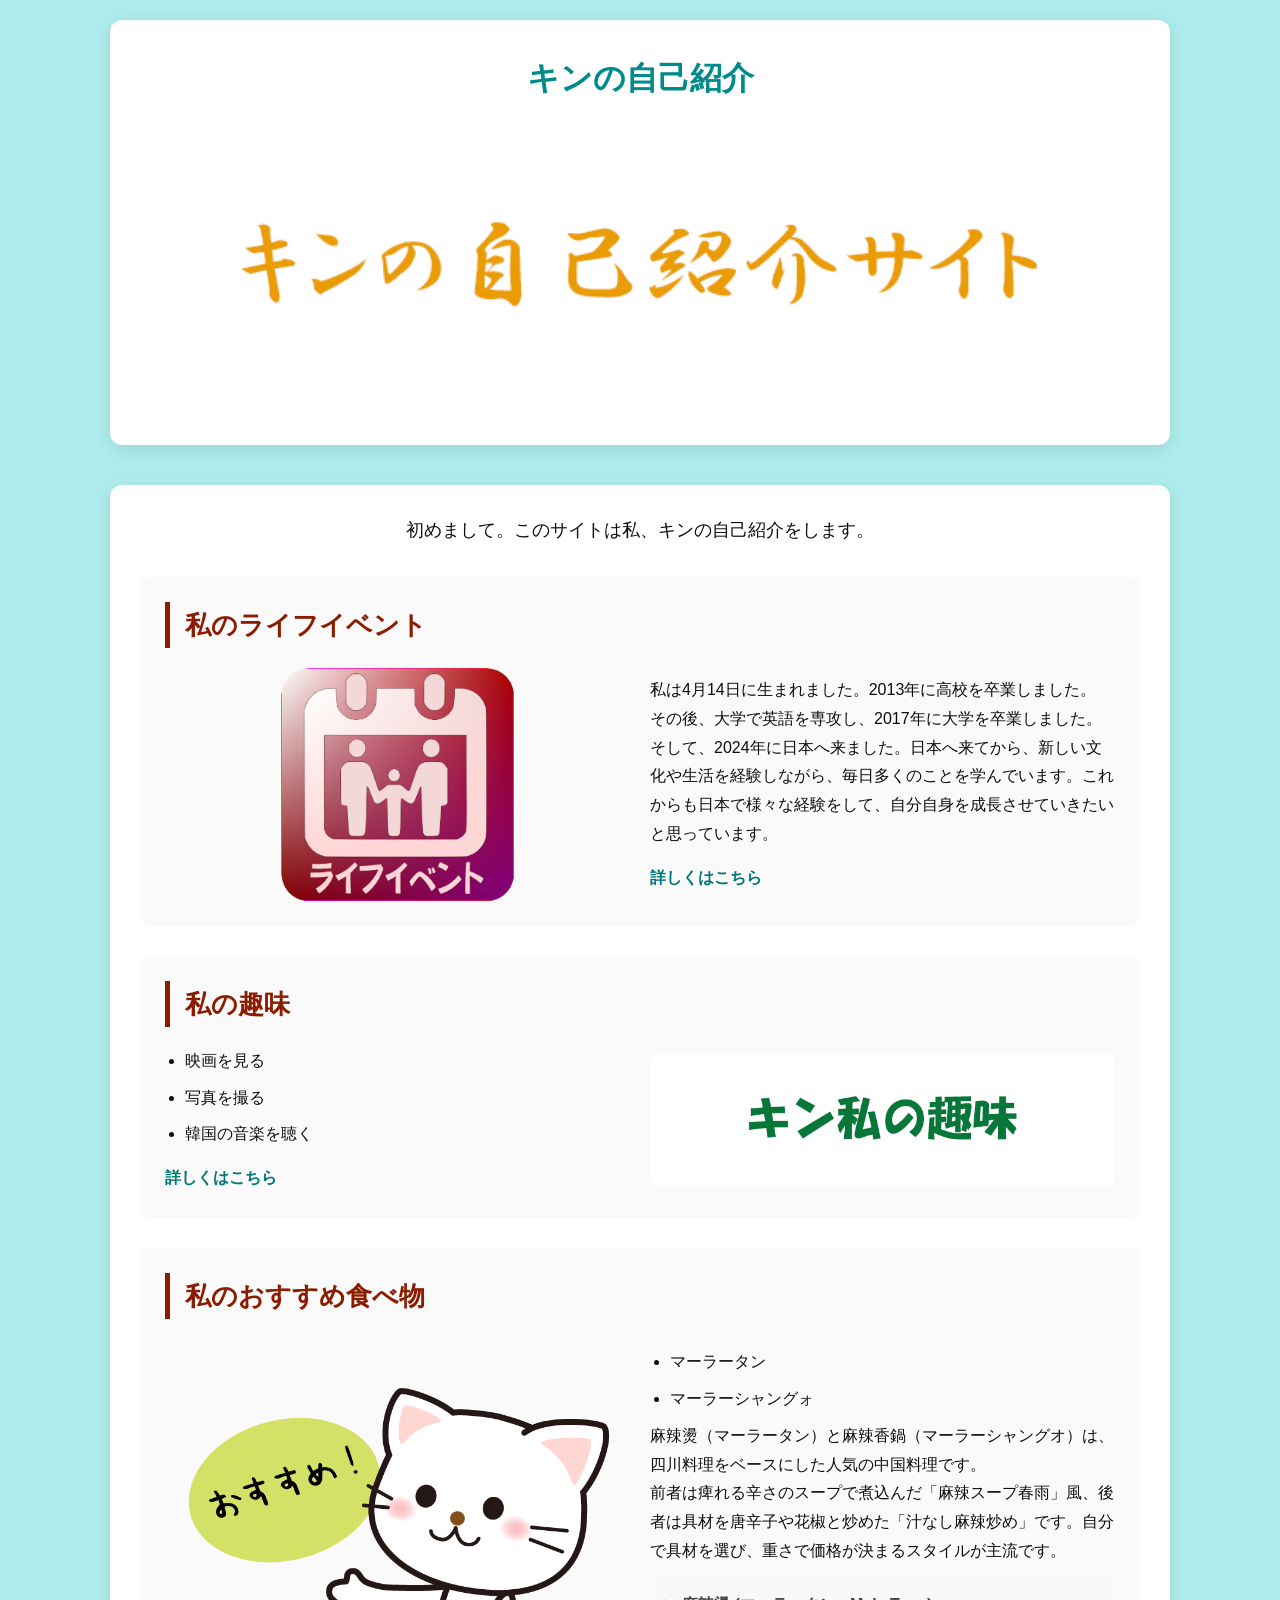
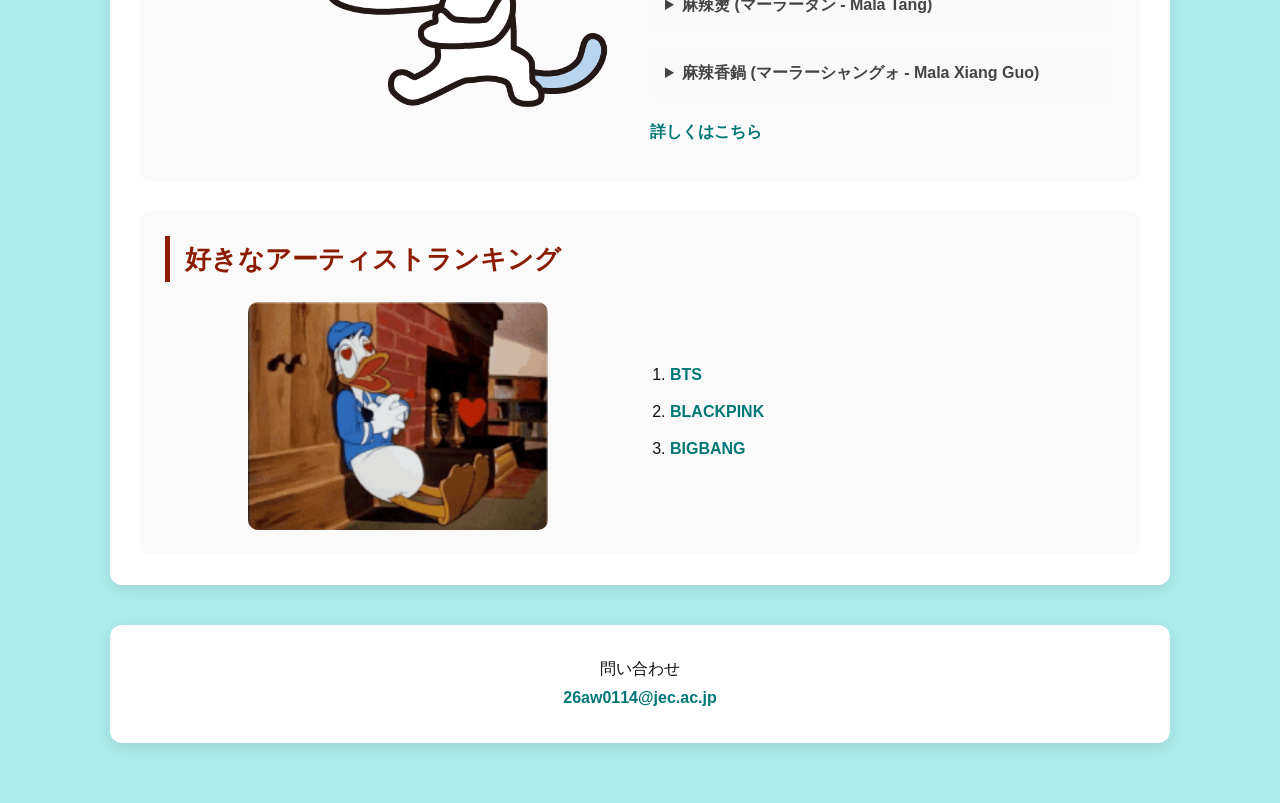
<file: index.html>
<!doctype html>
<html lang="ja">
  <head>
    <meta charset="utf-8" />
    <meta name="viewport" content="width=device-width, initial-scale=1.0" />
    <title>キンの自己紹介サイト</title>
    <link rel="stylesheet" href="css/main.css" />
    <meta
      name="description"
      content="キンの自己紹介サイト。Webデザインを専攻する専門1年。フロントエンド開発（HTML/CSS/JS）を得意とし勉強しています。"
    />
  </head>
  <body>
    <header>
      <h1>キンの自己紹介</h1>

      <img
        src="img/logo.png"
        alt="キンの自己紹介サイト"
        class="man-visual"
      />
    </header>
    <main>
      <p class="intro">初めまして。このサイトは私、キンの自己紹介をします。</p>
      <section class="life-section">
        <h2>私のライフイベント</h2>

        <img
          src="img/lifeevent.png"
          alt="ライフイベントの写真"
          class="life-image"
        />
        <div class="life-text">
          <p>
            私は4月14日に生まれました。2013年に高校を卒業しました。<br />
            その後、大学で英語を専攻し、2017年に大学を卒業しました。<br />
            そして、2024年に日本へ来ました。日本へ来てから、新しい文化や生活を経験しながら、毎日多くのことを学んでいます。これからも日本で様々な経験をして、自分自身を成長させていきたいと思っています。
          </p>
          <p class="more-link">
            <a href="lifeevent/index.html">詳しくはこちら</a>
          </p>
        </div>
      </section>
      <section class="hobby-section">
        <h2>私の趣味</h2>
        <img 
        src="img/khin's hobby.png"
        alt="趣味の写真"
        class="hobby-image">
        <div class="hobby-text">
          <ul>
            <li>映画を見る</li>
            <li>写真を撮る</li>
            <li>韓国の音楽を聴く</li>
          </ul>

          <p class="more-link">
            <a href="hobby/index.html">詳しくはこちら</a>
          </p>
        </div>
      </section>

      <section class="food-section">
        <h2>私のおすすめ食べ物</h2>
        <img
          src="img/osusume_cat.png"
          alt="おすすめの写真"
          class="food-image"
        >
        <div class="food-text">
        <ul>
          <li>マーラータン</li>
          <li>マーラーシャングォ</li>
        </ul>

        <p>
          麻辣燙（マーラータン）と麻辣香鍋（マーラーシャングオ）は、四川料理をベースにした人気の中国料理です。<br />前者は痺れる辛さのスープで煮込んだ「麻辣スープ春雨」風、後者は具材を唐辛子や花椒と炒めた「汁なし麻辣炒め」です。自分で具材を選び、重さで価格が決まるスタイルが主流です。
        </p>
        <details>
          <summary>麻辣燙 (マーラータン - Mala Tang)</summary>
          <p>
            特徴:
            スープで具材を煮込んだスタイル。唐辛子の辛さ（辣）と花椒の痺れ（麻）が効いた濃厚なスープが特徴。<br />
            スタイル:
            野菜、肉、豆腐、麺類などを自分で選び、スタッフに渡して調理してもらうシステム。<br />
            魅力:
            薬膳スープや濃厚白湯ベースなど健康的なメニューが多く、自分の好みの辛さと具材をカスタマイズできる。
          </p>
        </details>

        <details>
          <summary>麻辣香鍋 (マーラーシャングォ - Mala Xiang Guo)</summary>
          <p>
            特徴: 具材を辛味オイルと香辛料で炒めた汁なしのスタイル。<br />
            スタイル:
            マーラータンと同様に好みの食材を選び、それを強火で香ばしく炒める。<br />
            魅力:
            炒めることで香辛料の香りが立ち、スープがない分、食材の旨味が凝縮された濃厚な味わい。
          </p>
        </details>
        <p class="more-link"><a href="recommendation/index.html">詳しくはこちら</a></p>
        </div>
      </section>

      <section class="artist-section">
        <h2>好きなアーティストランキング</h2>
        <img src="img/love-heart.gif" alt="ハート型のアニメーション" class="artist-image" />
        <div class="artist-text">
        <ol>
          <li><a href="https://ja.wikipedia.org/wiki/BTS">BTS</a></li>
          <li>
            <a href="https://ja.wikipedia.org/wiki/BLACKPINK">BLACKPINK</a>
          </li>
          <li><a href="https://ja.wikipedia.org/wiki/BIGBANG">BIGBANG</a></li>
        </ol>
        </div>
      </section>
    </main>
    <footer>
      <p>
        問い合わせ <br />
        <a href="mailto:26aw0114@jec.ac.jp">26aw0114@jec.ac.jp</a>
      </p>
    </footer>
  </body>
</html>
</file>
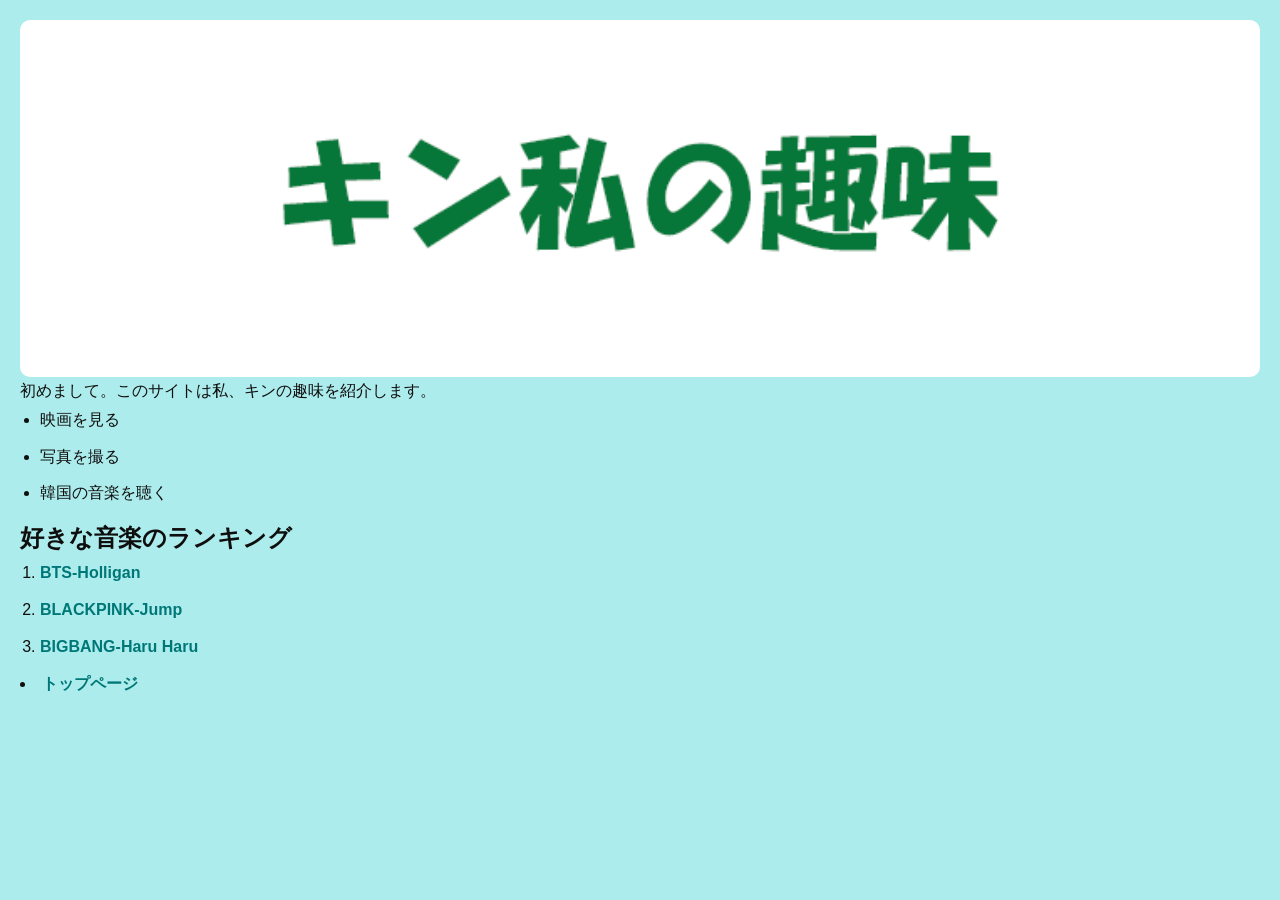
<file: hobby/index.html>
<!DOCTYPE html>
<html lang="ja">
<head>
    <meta charset="UTF-8">
    <meta name="viewport" content="width=device-width, initial-scale=1.0">
    <title>趣味のページ ❘ キンの自己紹介サイト</title>
    <link rel="stylesheet" href="../css/main.css">
</head>
<body>
    <img src="../img/khin's hobby.png">
    <p>初めまして。このサイトは私、キンの趣味を紹介します。</p>
    
    <ul>
        <li>映画を見る</li>
        <li>写真を撮る</li>
        <li>韓国の音楽を聴く</li>
        
    </ul>
     
    <h2>好きな音楽のランキング</h2>
    <ol>
        <li><a href="https://youtu.be/diBO0gMuTXo">BTS-Holligan</a></li>
        <li><a href="https://youtu.be/CgCVZdcKcqY?list=RDCgCVZdcKcqY">BLACKPINK-Jump</a></li>
        <li><a href="https://youtu.be/MzCbEdtNbJ0">BIGBANG-Haru Haru</a></li>
    </ol>
    <li><a href="../index.html">トップページ</a></li>
</body>
</html>
</file>
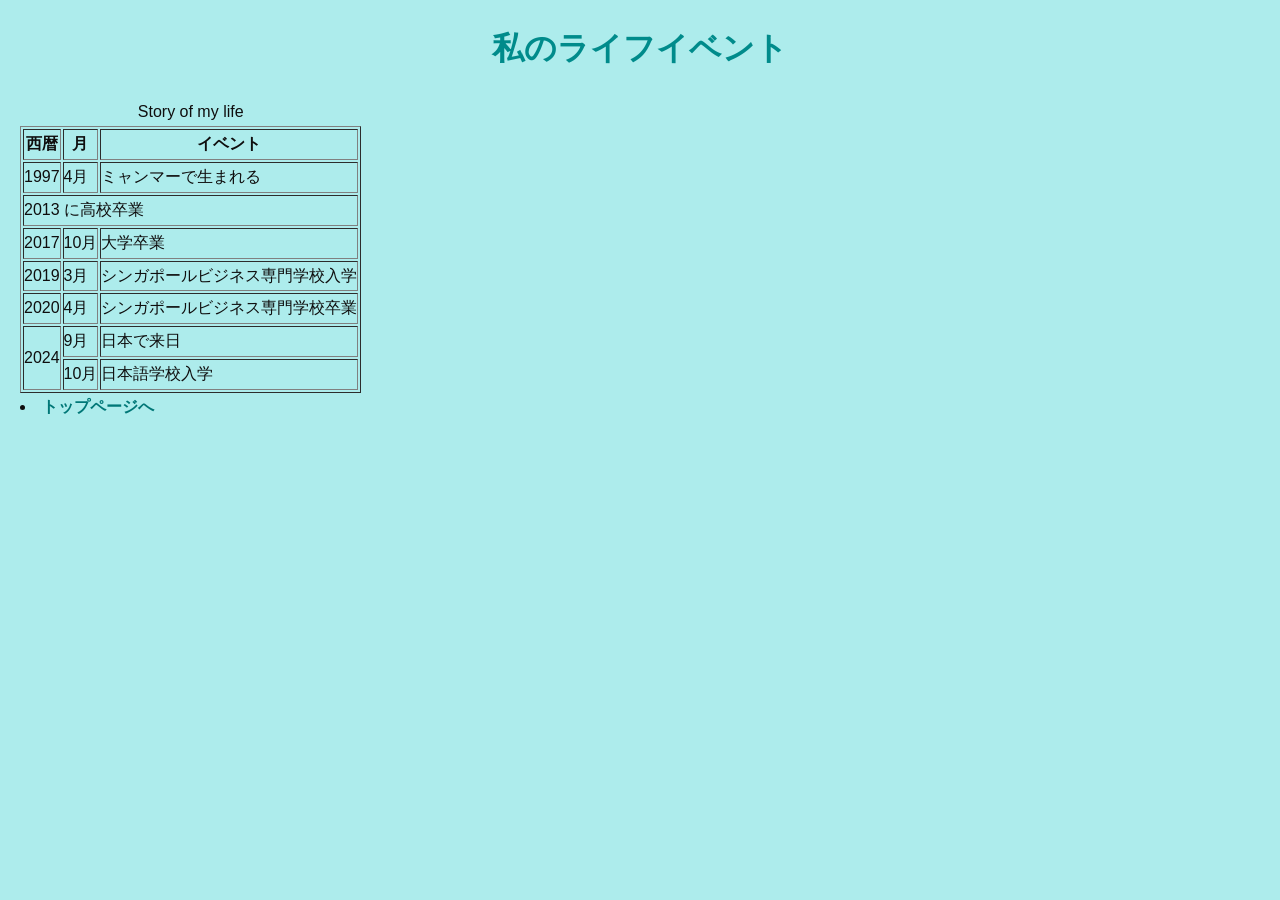
<file: lifeevent/index.html>
<!DOCTYPE html>
<html lang="ja">
<head>
    <meta charset="UTF-8">
    <meta name="viewport" content="width=device-width, initial-scale=1.0">
    <title>ライフイベント</title>
    <link rel="stylesheet" href="../css/main.css">
</head>
<body>
    <h1>私のライフイベント</h1>

    <table border="1"> 
        <caption>Story of my life</caption>
        <thead>
        <tr>
            <th>西暦</th><th>月</th><th>イベント</th>
        </tr>
        </thead>
        <tbody>
        <tr>
            <td>1997</td><td>4月</td>
            <td>ミャンマーで生まれる</td>
        </tr>
        <tr>
            <td colspan="3">2013 に高校卒業</td>
        </tr>
        <tr>
            <td>2017</td><td>10月</td>
            <td>大学卒業</td>
        </tr>
        <tr>
            <td>2019</td><td>3月</td>
            <td>シンガポールビジネス専門学校入学</td>
        </tr>
        <tr>
            <td>2020</td><td>4月</td>
            <td>シンガポールビジネス専門学校卒業</td>
        </tr>
        <tr>
            <td rowspan="2">2024</td><td>9月</td>
            <td>日本で来日</td>
        </tr>
        <tr>
            <td>10月</td>
            <td>日本語学校入学</td>
        </tr>
        </tbody>
    </table>
    <li><a href="../index.html">トップページへ</a></li>
</body>
</html>
</file>
<file: css/main.css>
* {
  margin: 0;
  padding: 0;
}
body {
  background-color: rgba(92, 219, 219, 0.5);
  font-family: Arial, Helvetica, sans-serif;
  line-height: 1.8;
  color: #0f0e0e;
  padding: 20px;
}
header,
main,
footer {
  max-width: 1000px;
  margin: 0 auto 40px auto;
  background: #fff;
  padding: 30px;
  border-radius: 12px;
  box-shadow: 0 4px 15px rgba(0, 0, 0, 0.1);
}
h1{
  text-align: center;
  color: #008b8b;
  margin-bottom: 20px;
}
.main-visual{
  display: block;
  margin: 0 auto;
  width: 100%;
  max-width: 700px;
  height: auto;
}

main{
  display: flex;
  flex-direction: column;
  gap: 30px;
}
.intro{
  text-align: center;
  font-size: 1.1rem;
}

section{
  display: grid;
  grid-template-columns: 1fr 1fr;
  gap: 20px;
  align-items: center;
  background: #fafafa;
  padding: 25px;
  border-radius: 10px;
}
section h2{
  grid-column: 1/-1;
  color: #8b1c00;
  border-left: 5px solid#8b1c00;
  padding-left: 15px;
  font-size: 1.6rem;
}
img {
  width: 100%;
  max-width: 100%;
  height: auto;
  display: block;
  border-radius: 10px;
}
.life-section{
  grid-template-areas: 
  "title title"
  "image text";
}
.life-section h2{
  grid-area: title;
}
.life-image{
  grid-area: image;
}
.life-text{
  grid-area: text;
}
.hobby-section{
  grid-template-areas: 
  "title title"
  "text image";
}
.hobby-section h2{
  grid-area: title;
}
.hobby-image{
  grid-area: image;
}
.hobby-text{
  grid-area: text;
}

.food-section{
  grid-template-areas: 
  "title title"
  "image text";
}
.food-section h2{
  grid-area: title;
}
.food-image{
  grid-area: image;
}
.food-text{
  grid-area: text;
}
.artist-section{
  grid-template-areas: 
  "title title"
  "image text";
}
.artist-section h2{
  grid-area: title;
}
.artist-image{
  grid-area: image;
  max-width: 300px;
  justify-self: center;
}
.artist-text{
  grid-area: text;
}

ul,
ol {
  margin-left: 20px;
}

li {
  margin-bottom: 8px;
}
a {
  color: #007777;
  text-decoration: none;
  font-weight: bold;
  transition: all 0.3s;
}

a:hover {
  color: #f38c06;
  text-decoration: underline;
}
.more-link{
  margin-top: 15px;
}
details {
  background: #f9f9f9;
  padding: 15px;
  margin-top: 10px;
  border-radius: 8px;
}


summary {
  font-weight: bold;
  color: #444;
}

footer {
  text-align: center;
}

@media (max-width: 768px) {
  section {
    grid-template-columns: 1fr;
  }

  .life-section,
  .hobby-section,
  .food-section,
  .artist-section{
    grid-template-areas: 
    "title"
    "image"
    "text";
  }

  body {
    padding: 10px;
  }
}
</file>
